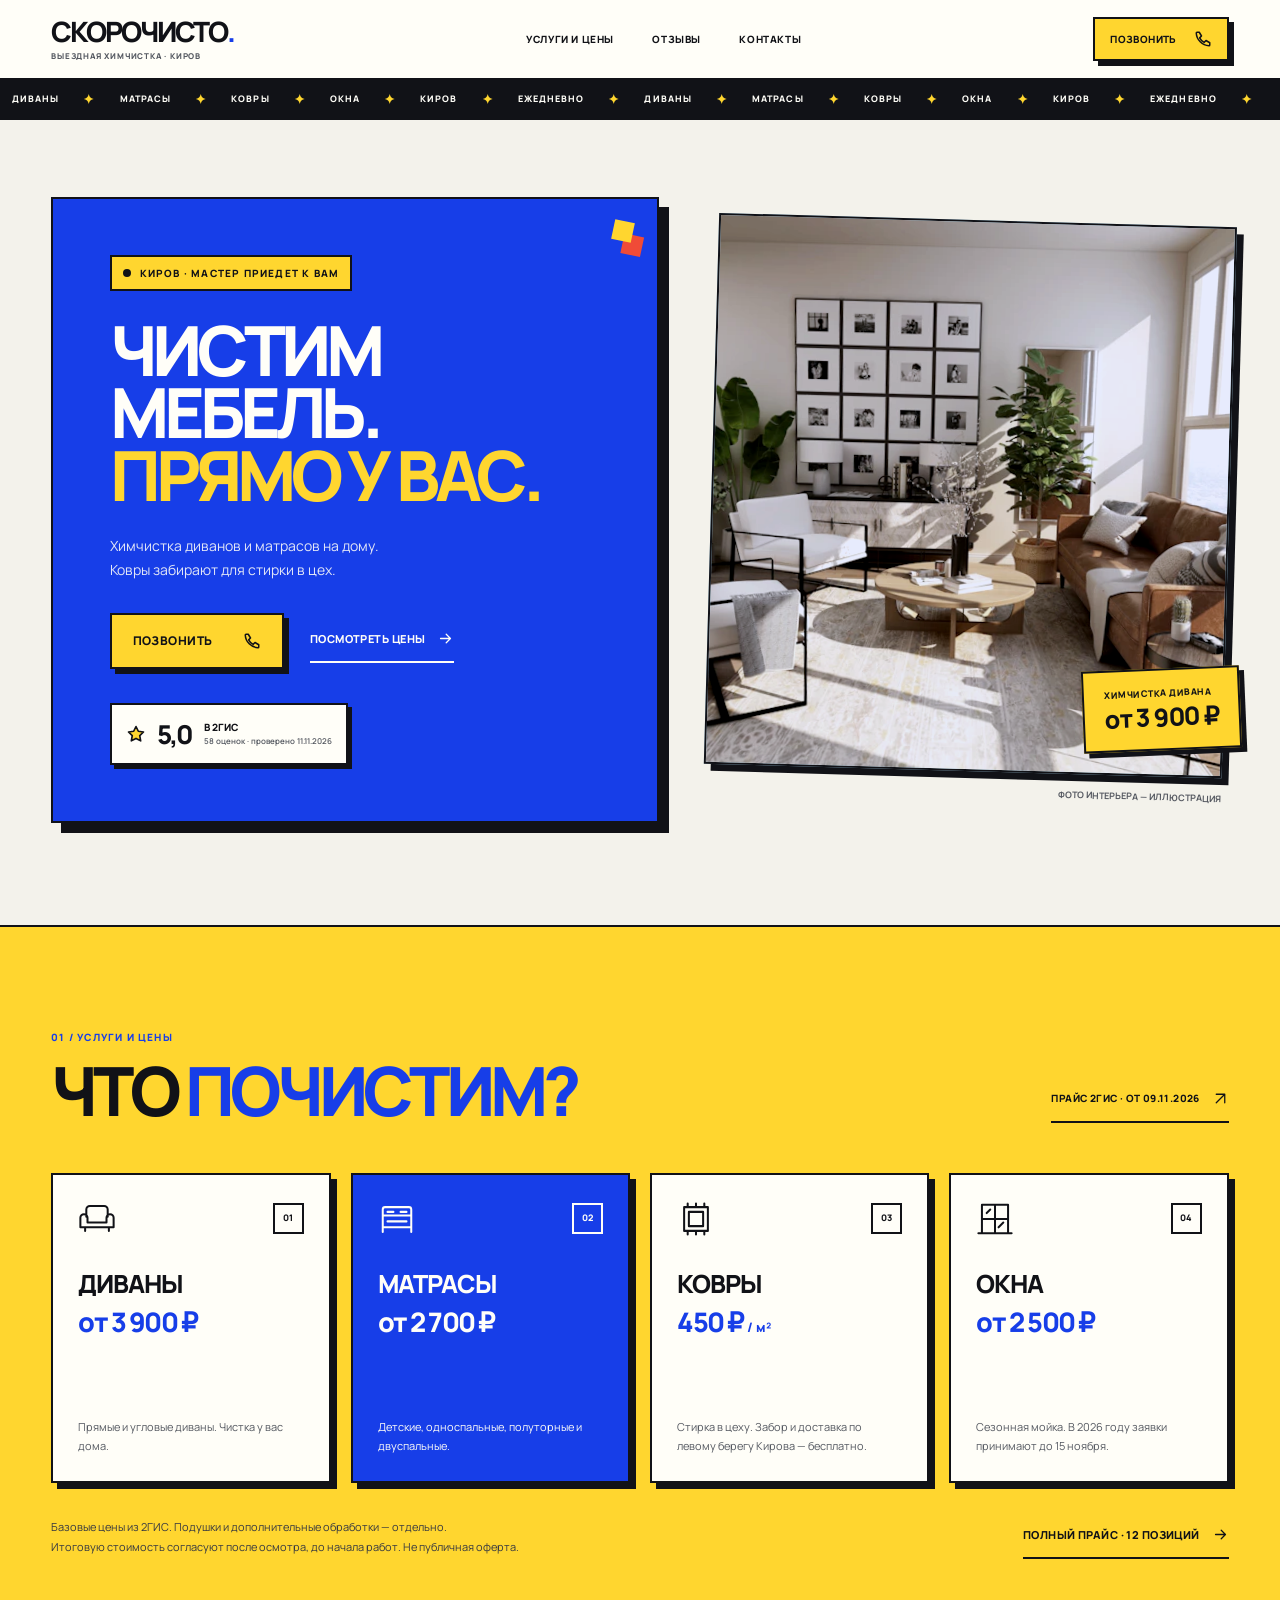
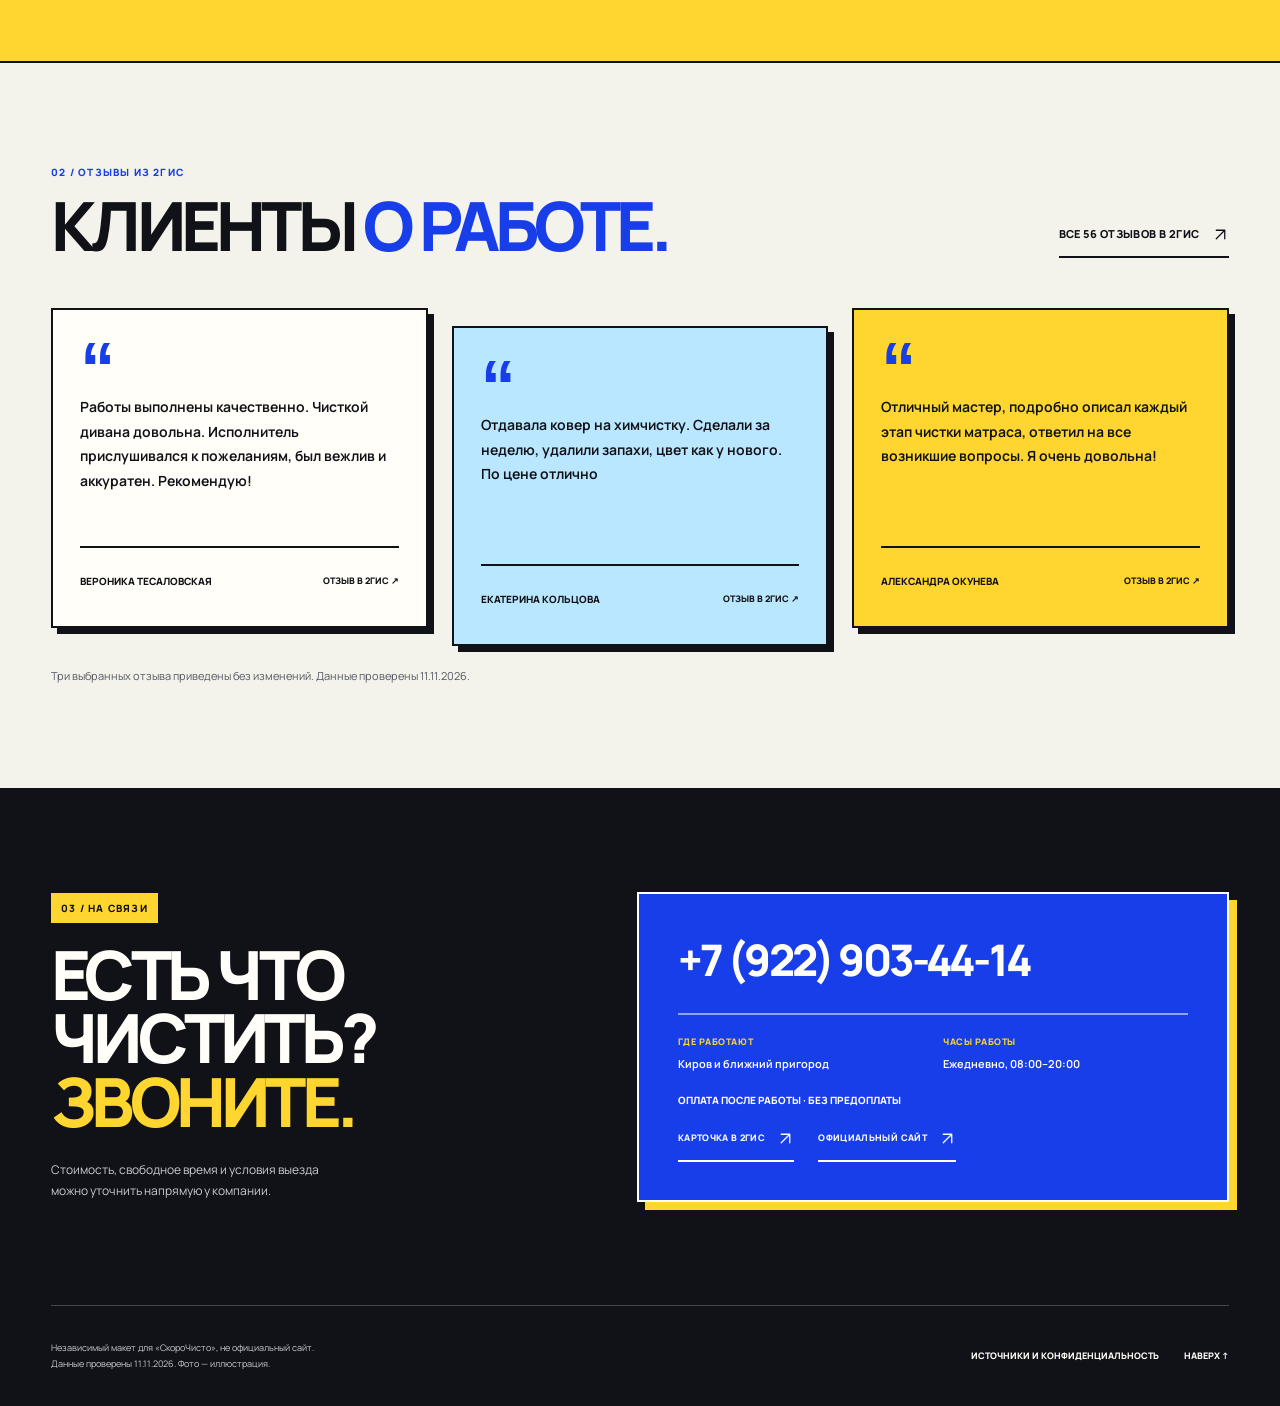
<file: index.html>
<!doctype html>
<html lang="ru">
  <head>
    <meta charset="utf-8" />
    <meta name="viewport" content="width=device-width, initial-scale=1" />
    <meta name="theme-color" content="#173EE8" />
    <meta name="color-scheme" content="light" />
    <meta name="description" content="СкороЧисто — выездная химчистка мебели, матрасов и ковров в Кирове. Цены и отзывы из 2ГИС, телефон +7 (922) 903-44-14. Независимый макет сайта." />
    <meta property="og:type" content="website" />
    <meta property="og:locale" content="ru_RU" />
    <meta property="og:title" content="СкороЧисто — чистая мебель, уютный дом" />
    <meta property="og:description" content="Химчистка мебели в Кирове. Проверенные цены, отзывы из 2ГИС и прямой звонок. Независимый макет." />
    <meta property="og:image" content="assets/images/textile-1000.webp" />
    <meta property="og:image:type" content="image/webp" />
    <meta property="og:image:width" content="1000" />
    <meta property="og:image:height" content="800" />
    <meta property="og:image:alt" content="Светлая гостиная с диваном — иллюстрация, не работа компании" />
    <meta name="twitter:card" content="summary_large_image" />
    <title>СкороЧисто — химчистка мебели в Кирове</title>
    <link rel="icon" href="favicon.svg" type="image/svg+xml" />
    <link rel="apple-touch-icon" href="assets/images/apple-touch-icon.png" />
    <link rel="preload" href="assets/fonts/manrope-cyrillic.woff2" as="font" type="font/woff2" crossorigin />
    <link rel="preload" href="assets/images/textile-1000.webp" as="image" imagesrcset="assets/images/textile-640.webp 640w, assets/images/textile-1000.webp 1000w" imagesizes="(max-width: 760px) calc(100vw - 40px), 46vw" />
    <link rel="stylesheet" href="css/styles.css" />
    <script src="js/config.js" defer></script>
    <script src="js/app.js" defer></script>
  </head>
  <body>
    <a class="skip-link" href="#main">Перейти к содержимому</a>
    <svg class="icon-sprite" xmlns="http://www.w3.org/2000/svg" aria-hidden="true">
      <symbol id="i-arrow" viewBox="0 0 24 24"><path d="M5 12h14m-6-6 6 6-6 6" /></symbol>
      <symbol id="i-arrow-up" viewBox="0 0 24 24"><path d="M6 18 18 6M6 6h12v12" /></symbol>
      <symbol id="i-phone" viewBox="0 0 24 24"><path d="m7 3 3 5-2.5 2.5a15 15 0 0 0 6 6L16 14l5 3v3a1 1 0 0 1-1 1A18 18 0 0 1 3 4a1 1 0 0 1 1-1Z" /></symbol>
      <symbol id="i-star" viewBox="0 0 24 24"><path d="m12 3 2.8 5.7 6.2.9-4.5 4.4 1.1 6.2L12 17.3l-5.6 2.9 1.1-6.2L3 9.6l6.2-.9Z" /></symbol>
      <symbol id="i-sofa" viewBox="0 0 32 32"><path d="M7 14V8a3 3 0 0 1 3-3h12a3 3 0 0 1 3 3v6M8 19h16M6 26v-3m20 3v-3M5 12a3 3 0 0 1 3 3v4h16v-4a3 3 0 1 1 6 0v8H2v-8a3 3 0 0 1 3-3Z" /></symbol>
      <symbol id="i-bed" viewBox="0 0 32 32"><path d="M4 24V8a2 2 0 0 1 2-2h20a2 2 0 0 1 2 2v16M4 13h24M4 23h24M4 27v-4m24 4v-4M8 10h5m6 0h5M8 18h16" /></symbol>
      <symbol id="i-carpet" viewBox="0 0 32 32"><path d="M6 6h20v20H6ZM10 10h12v12H10ZM9 3v3m7-3v3m7-3v3M9 26v3m7-3v3m7-3v3" /></symbol>
      <symbol id="i-window" viewBox="0 0 32 32"><path d="M5 4h22v24H5ZM16 4v24M5 16h22M9 11l3-3m7 15 4-4M2 28h28" /></symbol>
    </svg>

    <header class="site-header" id="top">
      <div class="container header__inner">
        <a class="brand" href="index.html"><span class="brand__word">СкороЧисто<span class="brand__dot">.</span></span><span class="brand__caption">Выездная химчистка · Киров</span></a>
        <nav class="desktop-nav" aria-label="Основная навигация"><a href="#prices">Услуги и цены</a><a href="#reviews">Отзывы</a><a href="#contacts">Контакты</a></nav>
        <a class="button button--small header__cta" href="tel:+79229034414" data-call aria-label="Позвонить по номеру +7 (922) 903-44-14"><span>Позвонить</span><svg class="icon" aria-hidden="true"><use href="#i-phone" /></svg></a>
        <button class="menu-toggle" type="button" aria-label="Открыть меню" aria-expanded="false" aria-controls="mobile-menu" hidden><span></span><span></span></button>
      </div>
    </header>

    <div class="service-strip" aria-hidden="true"><div class="service-strip__track"><span>Диваны</span><b>✦</b><span>Матрасы</span><b>✦</b><span>Ковры</span><b>✦</b><span>Окна</span><b>✦</b><span>Киров</span><b>✦</b><span>Ежедневно</span><b>✦</b><span>Диваны</span><b>✦</b><span>Матрасы</span><b>✦</b><span>Ковры</span><b>✦</b><span>Окна</span><b>✦</b><span>Киров</span><b>✦</b><span>Ежедневно</span><b>✦</b></div></div>

    <dialog class="mobile-menu" id="mobile-menu" aria-label="Навигация">
      <div class="mobile-menu__top"><span class="brand__word">СкороЧисто.</span><button class="close-button" type="button" data-dialog-close aria-label="Закрыть меню" autofocus>×</button></div>
      <nav aria-label="Мобильная навигация"><a href="#prices">Услуги и цены<span>01</span></a><a href="#reviews">Отзывы<span>02</span></a><a href="#contacts">Контакты<span>03</span></a></nav>
      <a class="button" href="tel:+79229034414" data-call aria-label="Позвонить по номеру +7 (922) 903-44-14">Позвонить<svg class="icon" aria-hidden="true"><use href="#i-phone" /></svg></a>
      <p class="small-note">Киров · ежедневно, 08:00–20:00</p>
    </dialog>

    <main id="main">
      <section class="hero container" aria-labelledby="hero-title">
        <div class="hero__content">
          <p class="eyebrow hero__eyebrow"><span class="status-dot" aria-hidden="true"></span>Киров · Мастер приедет к вам</p>
          <h1 id="hero-title">Чистим мебель.<br /><em>Прямо у вас.</em></h1>
          <p class="hero__description">Химчистка диванов и матрасов на дому.<br class="desktop-break" /> Ковры забирают для стирки в цех.</p>
          <div class="hero__actions"><a class="button" href="tel:+79229034414" data-call aria-label="Позвонить по номеру +7 (922) 903-44-14">Позвонить<svg class="icon" aria-hidden="true"><use href="#i-phone" /></svg></a><a class="text-link" href="#prices">Посмотреть цены<svg class="icon" aria-hidden="true"><use href="#i-arrow" /></svg></a></div>
          <a class="hero__rating" href="https://2gis.ru/kirov/firm/70000001065498723/tab/reviews" target="_blank" rel="noopener noreferrer"><svg class="icon" aria-hidden="true"><use href="#i-star" /></svg><strong>5,0</strong><span>в 2ГИС<small>58 оценок · проверено 11.11.2026</small></span></a>
        </div>
        <figure class="hero__visual">
          <div class="hero__photo"><img src="assets/images/textile-1000.webp" srcset="assets/images/textile-640.webp 640w, assets/images/textile-1000.webp 1000w" sizes="(max-width: 760px) calc(100vw - 40px), 46vw" width="1000" height="800" alt="Светлая гостиная с диваном и ковром — иллюстрация, не работа СкороЧисто" fetchpriority="high" /><div class="hero__price"><span>Химчистка дивана</span><strong>от 3 900 ₽</strong></div></div>
          <figcaption>Фото интерьера — иллюстрация</figcaption>
        </figure>
      </section>

      <section class="prices-section section" id="prices" aria-labelledby="prices-title">
        <div class="container">
          <div class="section-heading"><div><p class="eyebrow">01 / Услуги и цены</p><h2 id="prices-title">Что <em>почистим?</em></h2></div><a class="text-link source-link" href="https://2gis.ru/kirov/firm/70000001065498723/tab/prices" target="_blank" rel="noopener noreferrer">Прайс 2ГИС · от 09.11.2026<svg class="icon" aria-hidden="true"><use href="#i-arrow-up" /></svg></a></div>
          <div class="services-grid">
            <a class="service-card" href="services.html#sofas"><div class="service-card__top"><svg class="icon" aria-hidden="true"><use href="#i-sofa" /></svg><span>01</span></div><h3>Диваны</h3><p class="service-card__price">от 3 900 ₽</p><p class="service-card__description">Прямые и угловые диваны. Чистка у вас дома.</p></a>
            <a class="service-card" href="services.html#mattresses"><div class="service-card__top"><svg class="icon" aria-hidden="true"><use href="#i-bed" /></svg><span>02</span></div><h3>Матрасы</h3><p class="service-card__price">от 2 700 ₽</p><p class="service-card__description">Детские, односпальные, полуторные и двуспальные.</p></a>
            <a class="service-card" href="services.html#carpets"><div class="service-card__top"><svg class="icon" aria-hidden="true"><use href="#i-carpet" /></svg><span>03</span></div><h3>Ковры</h3><p class="service-card__price">450 ₽<small>/ м²</small></p><p class="service-card__description">Стирка в цеху. Забор и доставка по левому берегу Кирова — бесплатно.</p></a>
            <a class="service-card" href="services.html#windows"><div class="service-card__top"><svg class="icon" aria-hidden="true"><use href="#i-window" /></svg><span>04</span></div><h3>Окна</h3><p class="service-card__price">от 2 500 ₽</p><p class="service-card__description">Сезонная мойка. В 2026 году заявки принимают до 15 ноября.</p></a>
          </div>
          <div class="section-footnote"><p class="small-note">Базовые цены из 2ГИС. Подушки и дополнительные обработки — отдельно.<br />Итоговую стоимость согласуют после осмотра, до начала работ. Не публичная оферта.</p><a class="text-link" href="services.html">Полный прайс · 12 позиций<svg class="icon" aria-hidden="true"><use href="#i-arrow" /></svg></a></div>
        </div>
      </section>

      <section class="reviews section container" id="reviews" aria-labelledby="reviews-title">
        <div class="section-heading"><div><p class="eyebrow">02 / Отзывы из 2ГИС</p><h2 id="reviews-title">Клиенты <em>о работе.</em></h2></div><a class="text-link" href="https://2gis.ru/kirov/firm/70000001065498723/tab/reviews" target="_blank" rel="noopener noreferrer">Все 56 отзывов в 2ГИС<svg class="icon" aria-hidden="true"><use href="#i-arrow-up" /></svg></a></div>
        <div class="reviews-grid">
          <figure class="review"><span class="review__quote-mark" aria-hidden="true">“</span><blockquote cite="https://2gis.ru/kirov/firm/70000001065498723/tab/reviews">Работы выполнены качественно. Чисткой дивана довольна. Исполнитель прислушивался к пожеланиям, был вежлив и аккуратен. Рекомендую!</blockquote><figcaption><strong data-review-author>Вероника Тесаловская</strong><a class="review__source" href="https://2gis.ru/kirov/firm/70000001065498723/tab/reviews" target="_blank" rel="noopener noreferrer">Отзыв в 2ГИС ↗</a></figcaption></figure>
          <figure class="review"><span class="review__quote-mark" aria-hidden="true">“</span><blockquote cite="https://2gis.ru/kirov/firm/70000001065498723/tab/reviews">Отдавала ковер на химчистку. Сделали за неделю, удалили запахи, цвет как у нового. По цене отлично</blockquote><figcaption><strong data-review-author>Екатерина Кольцова</strong><a class="review__source" href="https://2gis.ru/kirov/firm/70000001065498723/tab/reviews" target="_blank" rel="noopener noreferrer">Отзыв в 2ГИС ↗</a></figcaption></figure>
          <figure class="review"><span class="review__quote-mark" aria-hidden="true">“</span><blockquote cite="https://2gis.ru/kirov/firm/70000001065498723/tab/reviews">Отличный мастер, подробно описал каждый этап чистки матраса, ответил на все возникшие вопросы. Я очень довольна!</blockquote><figcaption><strong data-review-author>Александра Окунева</strong><a class="review__source" href="https://2gis.ru/kirov/firm/70000001065498723/tab/reviews" target="_blank" rel="noopener noreferrer">Отзыв в 2ГИС ↗</a></figcaption></figure>
        </div>
        <p class="small-note reviews__note">Три выбранных отзыва приведены без изменений. Данные проверены 11.11.2026.</p>
      </section>

      <section class="contact-section section" id="contacts" aria-labelledby="contacts-title">
        <div class="container contact-layout">
           <div class="contact-intro"><p class="eyebrow">03 / На связи</p><h2 id="contacts-title">Есть что чистить?<br /><em>Звоните.</em></h2><p>Стоимость, свободное время и условия выезда<br class="desktop-break" /> можно уточнить напрямую у компании.</p></div>
          <div class="contact-details">
            <a class="contact-phone" href="tel:+79229034414" data-phone aria-label="Позвонить по номеру +7 (922) 903-44-14">+7 (922) 903-44-14</a>
            <dl><div><dt>Где работают</dt><dd data-contact-area>Киров и ближний пригород</dd></div><div><dt>Часы работы</dt><dd data-contact-hours>Ежедневно, 08:00–20:00</dd></div></dl>
            <p class="contact-payment">Оплата после работы · без предоплаты</p>
            <div class="contact-links"><a class="text-link" href="https://2gis.ru/kirov/firm/70000001065498723" target="_blank" rel="noopener noreferrer">Карточка в 2ГИС<svg class="icon" aria-hidden="true"><use href="#i-arrow-up" /></svg></a><a class="text-link" href="https://xn--h1admabjefj1c.xn--p1ai/" target="_blank" rel="noopener noreferrer">Официальный сайт<svg class="icon" aria-hidden="true"><use href="#i-arrow-up" /></svg></a></div>
          </div>
        </div>
      </section>
    </main>

    <footer class="site-footer"><div class="container footer__inner"><p>Независимый макет для «СкороЧисто», не официальный сайт.<br />Данные проверены 11.11.2026. Фото — иллюстрация.</p><div class="footer__links"><a href="privacy.html">Источники и конфиденциальность</a><a href="#top">Наверх ↑</a></div></div></footer>
    <nav class="mobile-cta" id="mobile-cta" aria-label="Быстрые действия" hidden inert><a href="#prices">Цены</a><a href="tel:+79229034414" data-call aria-label="Позвонить по номеру +7 (922) 903-44-14">Позвонить<svg class="icon" aria-hidden="true"><use href="#i-phone" /></svg></a></nav>
  </body>
</html>
</file>
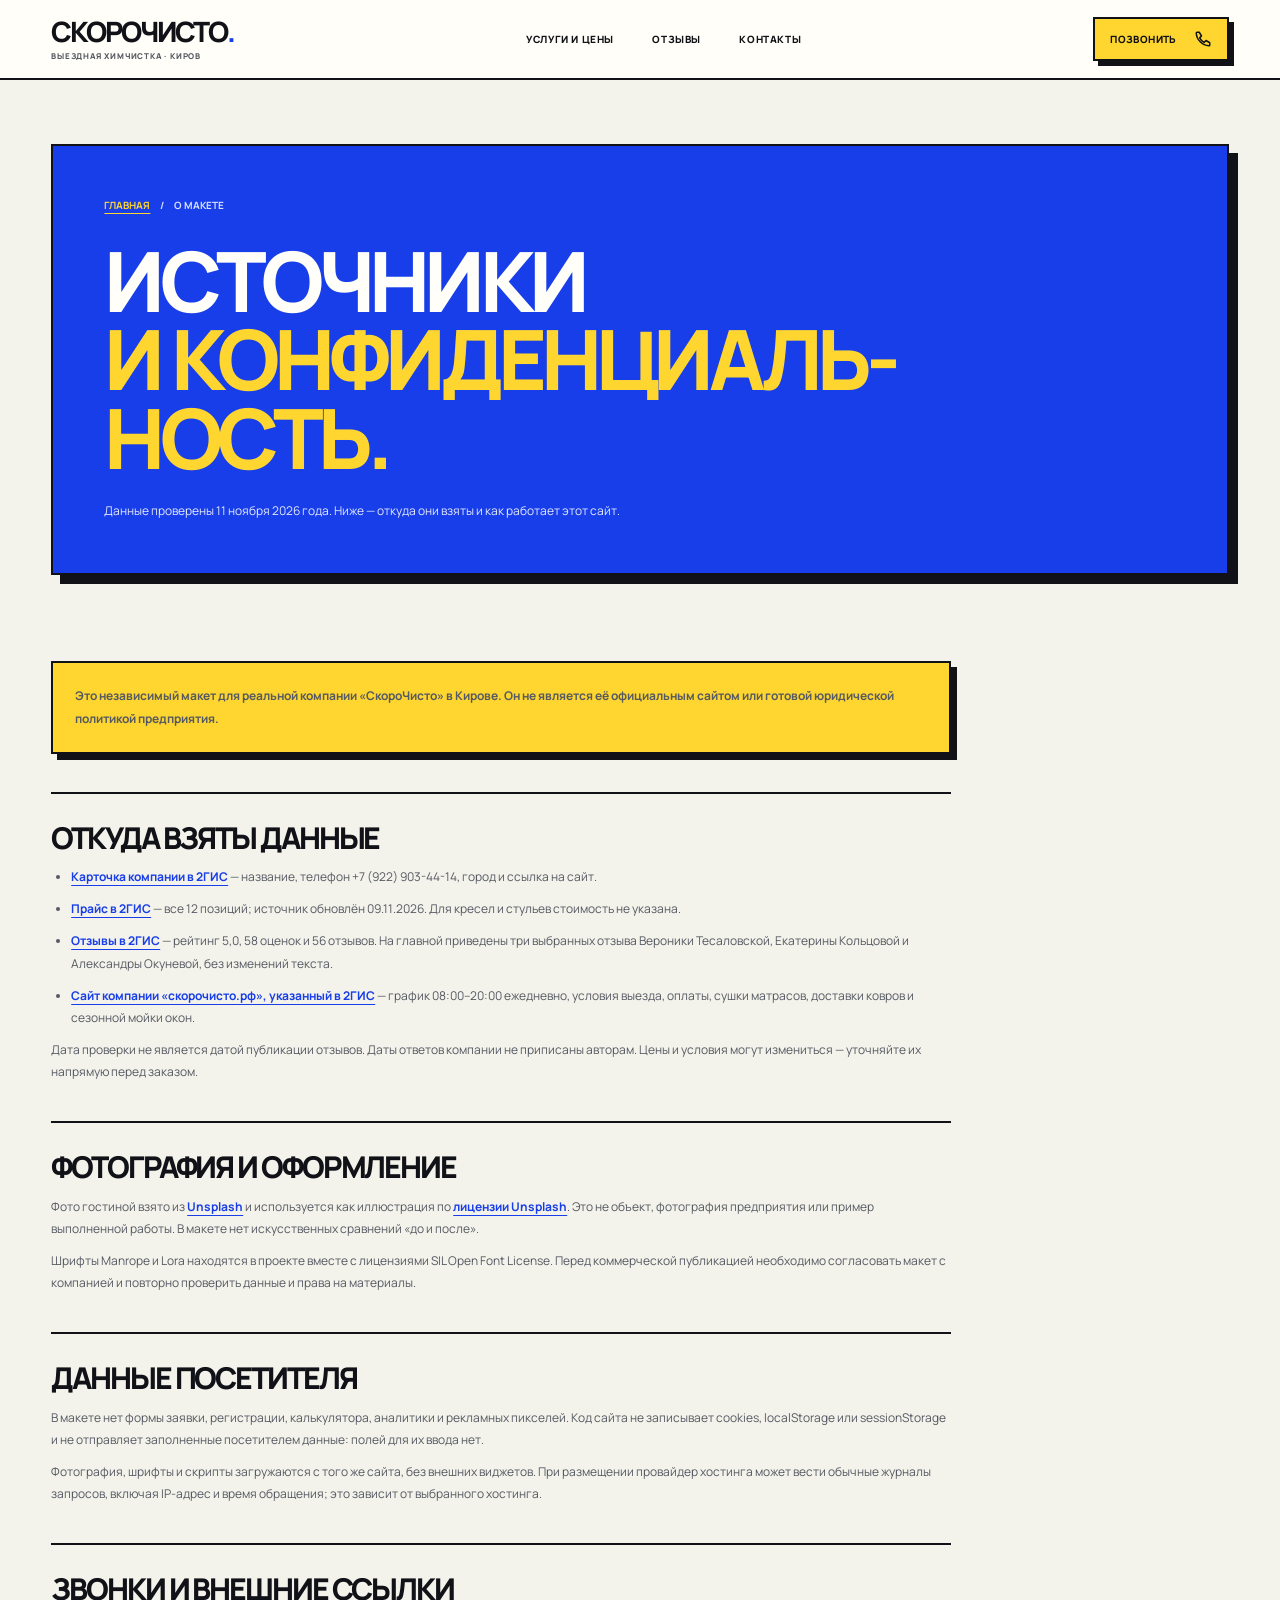
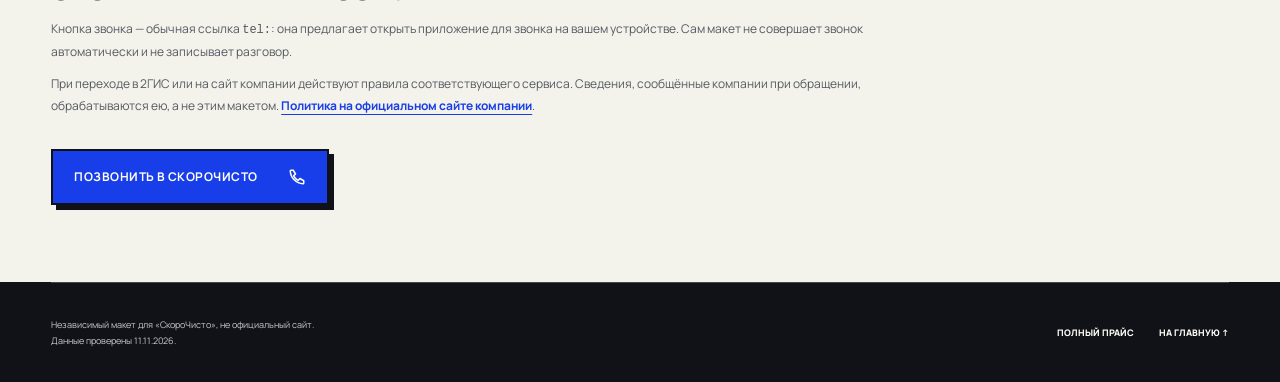
<file: privacy.html>
<!doctype html>
<html lang="ru">
  <head>
    <meta charset="utf-8" />
    <meta name="viewport" content="width=device-width, initial-scale=1" />
    <meta name="theme-color" content="#173EE8" />
    <meta name="description" content="Источники цен, контактов и отзывов СкороЧисто. Техническое описание независимого макета без форм, аналитики и регистрации." />
    <meta property="og:type" content="website" />
    <meta property="og:locale" content="ru_RU" />
    <meta property="og:title" content="СкороЧисто — источники и конфиденциальность макета" />
    <meta property="og:description" content="Данные из 2ГИС и сайта компании, проверенные 11.11.2026. Независимый макет, не официальный сайт." />
    <title>Источники и конфиденциальность — СкороЧисто</title>
    <link rel="icon" href="favicon.svg" type="image/svg+xml" />
    <link rel="apple-touch-icon" href="assets/images/apple-touch-icon.png" />
    <link rel="preload" href="assets/fonts/manrope-cyrillic.woff2" as="font" type="font/woff2" crossorigin />
    <link rel="stylesheet" href="css/styles.css" />
    <script src="js/config.js" defer></script>
    <script src="js/app.js" defer></script>
  </head>
  <body>
    <a class="skip-link" href="#main">Перейти к содержимому</a>
    <svg class="icon-sprite" xmlns="http://www.w3.org/2000/svg" aria-hidden="true"><symbol id="i-phone" viewBox="0 0 24 24"><path d="m7 3 3 5-2.5 2.5a15 15 0 0 0 6 6L16 14l5 3v3a1 1 0 0 1-1 1A18 18 0 0 1 3 4a1 1 0 0 1 1-1Z" /></symbol></svg>
    <header class="site-header" id="top"><div class="container header__inner"><a class="brand" href="index.html"><span class="brand__word">СкороЧисто<span class="brand__dot">.</span></span><span class="brand__caption">Выездная химчистка · Киров</span></a><nav class="desktop-nav" aria-label="Основная навигация"><a href="index.html#prices">Услуги и цены</a><a href="index.html#reviews">Отзывы</a><a href="index.html#contacts">Контакты</a></nav><a class="button button--small header__cta" href="tel:+79229034414" data-call aria-label="Позвонить по номеру +7 (922) 903-44-14"><span>Позвонить</span><svg class="icon" aria-hidden="true"><use href="#i-phone" /></svg></a><button class="menu-toggle" type="button" aria-label="Открыть меню" aria-expanded="false" aria-controls="mobile-menu" hidden><span></span><span></span></button></div></header>
    <dialog class="mobile-menu" id="mobile-menu" aria-label="Навигация"><div class="mobile-menu__top"><span class="brand__word">СкороЧисто.</span><button class="close-button" type="button" data-dialog-close aria-label="Закрыть меню" autofocus>×</button></div><nav aria-label="Мобильная навигация"><a href="index.html#prices">Услуги и цены<span>01</span></a><a href="index.html#reviews">Отзывы<span>02</span></a><a href="index.html#contacts">Контакты<span>03</span></a></nav><a class="button" href="tel:+79229034414" data-call aria-label="Позвонить по номеру +7 (922) 903-44-14">Позвонить<svg class="icon" aria-hidden="true"><use href="#i-phone" /></svg></a><p class="small-note">Киров · ежедневно, 08:00–20:00</p></dialog>

    <main class="container" id="main">
      <section class="page-intro" aria-labelledby="privacy-title"><nav class="breadcrumb" aria-label="Хлебные крошки"><a href="index.html">Главная</a><span aria-hidden="true">/</span><span aria-current="page">О макете</span></nav><h1 id="privacy-title">Источники<br /><em>и конфиденциаль&shy;ность.</em></h1><p>Данные проверены 11 ноября 2026 года. Ниже — откуда они взяты и как работает этот сайт.</p></section>
      <div class="legal-content">
        <p class="legal-notice">Это независимый макет для реальной компании «СкороЧисто» в Кирове. Он не является её официальным сайтом или готовой юридической политикой предприятия.</p>
        <section id="sources" aria-labelledby="sources-title"><h2 id="sources-title">Откуда взяты данные</h2><ul><li><a href="https://2gis.ru/kirov/firm/70000001065498723" target="_blank" rel="noopener noreferrer">Карточка компании в 2ГИС</a> — название, телефон +7 (922) 903-44-14, город и ссылка на сайт.</li><li><a href="https://2gis.ru/kirov/firm/70000001065498723/tab/prices" target="_blank" rel="noopener noreferrer">Прайс в 2ГИС</a> — все 12 позиций; источник обновлён 09.11.2026. Для кресел и стульев стоимость не указана.</li><li><a href="https://2gis.ru/kirov/firm/70000001065498723/tab/reviews" target="_blank" rel="noopener noreferrer">Отзывы в 2ГИС</a> — рейтинг 5,0, 58 оценок и 56 отзывов. На главной приведены три выбранных отзыва Вероники Тесаловской, Екатерины Кольцовой и Александры Окуневой, без изменений текста.</li><li><a href="https://xn--h1admabjefj1c.xn--p1ai/" target="_blank" rel="noopener noreferrer">Сайт компании «скорочисто.рф», указанный в 2ГИС</a> — график 08:00–20:00 ежедневно, условия выезда, оплаты, сушки матрасов, доставки ковров и сезонной мойки окон.</li></ul><p>Дата проверки не является датой публикации отзывов. Даты ответов компании не приписаны авторам. Цены и условия могут измениться — уточняйте их напрямую перед заказом.</p></section>
        <section aria-labelledby="photo-title"><h2 id="photo-title">Фотография и оформление</h2><p>Фото гостиной взято из <a href="https://images.unsplash.com/photo-1600210492486-724fe5c67fb0" target="_blank" rel="noopener noreferrer">Unsplash</a> и используется как иллюстрация по <a href="https://unsplash.com/license" target="_blank" rel="noopener noreferrer">лицензии Unsplash</a>. Это не объект, фотография предприятия или пример выполненной работы. В макете нет искусственных сравнений «до и после».</p><p>Шрифты Manrope и Lora находятся в проекте вместе с лицензиями SIL Open Font License. Перед коммерческой публикацией необходимо согласовать макет с компанией и повторно проверить данные и права на материалы.</p></section>
        <section aria-labelledby="data-title"><h2 id="data-title">Данные посетителя</h2><p>В макете нет формы заявки, регистрации, калькулятора, аналитики и рекламных пикселей. Код сайта не записывает cookies, localStorage или sessionStorage и не отправляет заполненные посетителем данные: полей для их ввода нет.</p><p>Фотография, шрифты и скрипты загружаются с того же сайта, без внешних виджетов. При размещении провайдер хостинга может вести обычные журналы запросов, включая IP-адрес и время обращения; это зависит от выбранного хостинга.</p></section>
        <section aria-labelledby="links-title"><h2 id="links-title">Звонки и внешние ссылки</h2><p>Кнопка звонка — обычная ссылка <code>tel:</code>: она предлагает открыть приложение для звонка на вашем устройстве. Сам макет не совершает звонок автоматически и не записывает разговор.</p><p>При переходе в 2ГИС или на сайт компании действуют правила соответствующего сервиса. Сведения, сообщённые компании при обращении, обрабатываются ею, а не этим макетом. <a href="https://xn--h1admabjefj1c.xn--p1ai/privacy" target="_blank" rel="noopener noreferrer">Политика на официальном сайте компании</a>.</p></section>
        <a class="button" href="tel:+79229034414" data-call aria-label="Позвонить в СкороЧисто по номеру +7 (922) 903-44-14">Позвонить в СкороЧисто<svg class="icon" aria-hidden="true"><use href="#i-phone" /></svg></a>
      </div>
    </main>
    <footer class="site-footer"><div class="container footer__inner"><p>Независимый макет для «СкороЧисто», не официальный сайт.<br />Данные проверены 11.11.2026.</p><div class="footer__links"><a href="services.html">Полный прайс</a><a href="index.html">На главную ↑</a></div></div></footer>
  </body>
</html>
</file>
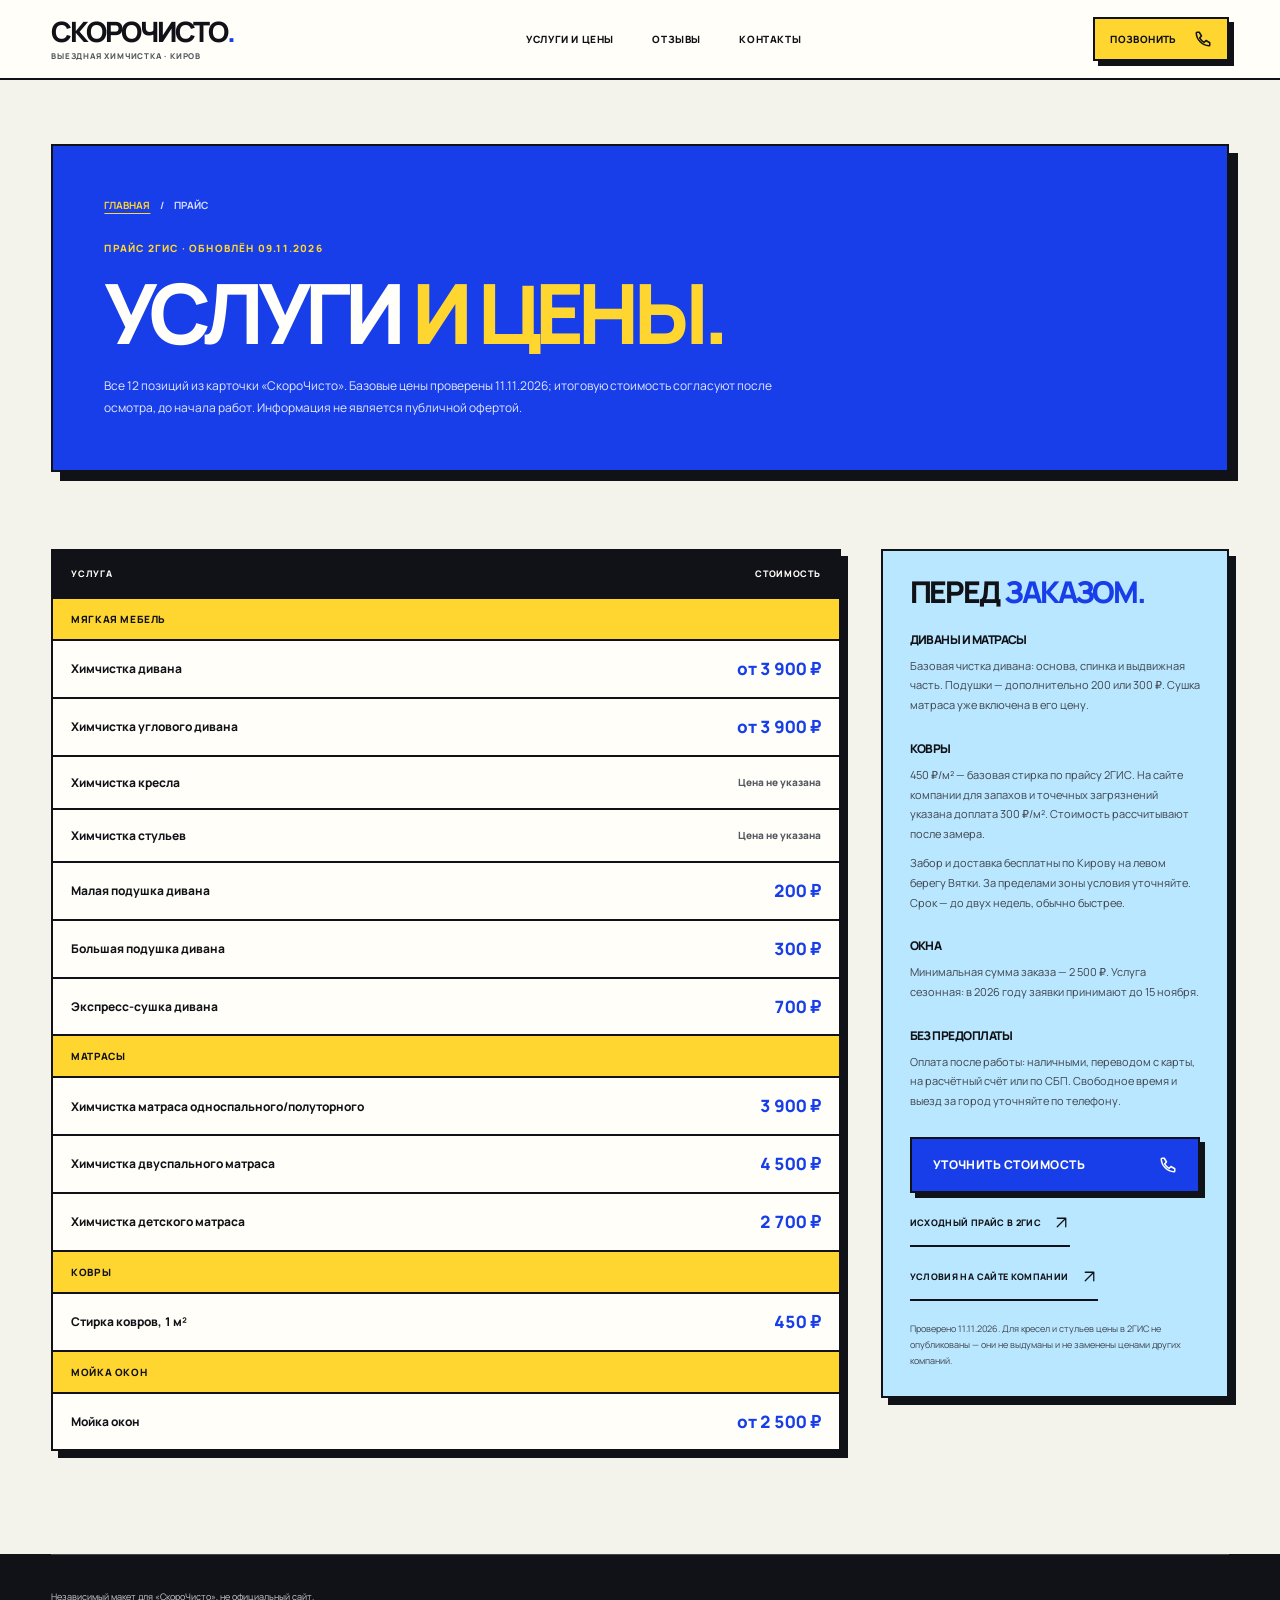
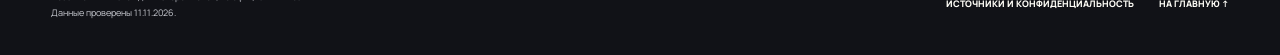
<file: services.html>
<!doctype html>
<html lang="ru">
  <head>
    <meta charset="utf-8" />
    <meta name="viewport" content="width=device-width, initial-scale=1" />
    <meta name="theme-color" content="#173EE8" />
    <meta name="description" content="Полный прайс СкороЧисто из 2ГИС: диваны, матрасы, ковры и мойка окон. Обновление источника 09.11.2026. Независимый макет сайта." />
    <meta property="og:type" content="website" />
    <meta property="og:locale" content="ru_RU" />
    <meta property="og:title" content="СкороЧисто — услуги и цены из 2ГИС" />
    <meta property="og:description" content="Проверенные базовые цены и условия химчистки мебели в Кирове. Независимый макет." />
    <meta property="og:image" content="assets/images/textile-1000.webp" />
    <meta property="og:image:alt" content="Светлая гостиная — иллюстрация, не работа компании" />
    <title>Услуги и цены — СкороЧисто</title>
    <link rel="icon" href="favicon.svg" type="image/svg+xml" />
    <link rel="apple-touch-icon" href="assets/images/apple-touch-icon.png" />
    <link rel="preload" href="assets/fonts/manrope-cyrillic.woff2" as="font" type="font/woff2" crossorigin />
    <link rel="stylesheet" href="css/styles.css" />
    <script src="js/config.js" defer></script>
    <script src="js/app.js" defer></script>
  </head>
  <body>
    <a class="skip-link" href="#main">Перейти к содержимому</a>
    <svg class="icon-sprite" xmlns="http://www.w3.org/2000/svg" aria-hidden="true"><symbol id="i-arrow-up" viewBox="0 0 24 24"><path d="M6 18 18 6M6 6h12v12" /></symbol><symbol id="i-phone" viewBox="0 0 24 24"><path d="m7 3 3 5-2.5 2.5a15 15 0 0 0 6 6L16 14l5 3v3a1 1 0 0 1-1 1A18 18 0 0 1 3 4a1 1 0 0 1 1-1Z" /></symbol></svg>
    <header class="site-header" id="top"><div class="container header__inner"><a class="brand" href="index.html"><span class="brand__word">СкороЧисто<span class="brand__dot">.</span></span><span class="brand__caption">Выездная химчистка · Киров</span></a><nav class="desktop-nav" aria-label="Основная навигация"><a href="index.html#prices">Услуги и цены</a><a href="index.html#reviews">Отзывы</a><a href="index.html#contacts">Контакты</a></nav><a class="button button--small header__cta" href="tel:+79229034414" data-call aria-label="Позвонить по номеру +7 (922) 903-44-14"><span>Позвонить</span><svg class="icon" aria-hidden="true"><use href="#i-phone" /></svg></a><button class="menu-toggle" type="button" aria-label="Открыть меню" aria-expanded="false" aria-controls="mobile-menu" hidden><span></span><span></span></button></div></header>
    <dialog class="mobile-menu" id="mobile-menu" aria-label="Навигация"><div class="mobile-menu__top"><span class="brand__word">СкороЧисто.</span><button class="close-button" type="button" data-dialog-close aria-label="Закрыть меню" autofocus>×</button></div><nav aria-label="Мобильная навигация"><a href="index.html#prices">Услуги и цены<span>01</span></a><a href="index.html#reviews">Отзывы<span>02</span></a><a href="index.html#contacts">Контакты<span>03</span></a></nav><a class="button" href="tel:+79229034414" data-call aria-label="Позвонить по номеру +7 (922) 903-44-14">Позвонить<svg class="icon" aria-hidden="true"><use href="#i-phone" /></svg></a><p class="small-note">Киров · ежедневно, 08:00–20:00</p></dialog>

    <main class="container" id="main">
      <section class="page-intro" aria-labelledby="prices-title"><nav class="breadcrumb" aria-label="Хлебные крошки"><a href="index.html">Главная</a><span aria-hidden="true">/</span><span aria-current="page">Прайс</span></nav><p class="eyebrow">Прайс 2ГИС · обновлён 09.11.2026</p><h1 id="prices-title">Услуги <em>и цены.</em></h1><p>Все 12 позиций из карточки «СкороЧисто». Базовые цены проверены 11.11.2026; итоговую стоимость согласуют после осмотра, до начала работ. Информация не является публичной офертой.</p></section>
      <div class="full-prices">
        <table class="price-table">
          <caption class="sr-only">Цены СкороЧисто из 2ГИС, обновление 9 ноября 2026 года</caption>
          <thead><tr><th scope="col" id="price-service">Услуга</th><th scope="col" id="price-cost">Стоимость</th></tr></thead>
          <tbody id="price-rows">
            <tr class="price-table__group"><th colspan="2" scope="rowgroup" id="sofas">Мягкая мебель</th></tr>
            <tr data-price-item="sofa"><th scope="row" id="price-sofa" headers="price-service sofas">Химчистка дивана</th><td headers="price-cost sofas price-sofa">от 3 900 ₽</td></tr>
            <tr data-price-item="corner-sofa"><th scope="row" id="price-corner-sofa" headers="price-service sofas">Химчистка углового дивана</th><td headers="price-cost sofas price-corner-sofa">от 3 900 ₽</td></tr>
            <tr data-price-item="armchair"><th scope="row" id="price-armchair" headers="price-service sofas">Химчистка кресла</th><td class="price-unlisted" headers="price-cost sofas price-armchair">Цена не указана</td></tr>
            <tr data-price-item="chairs"><th scope="row" id="price-chairs" headers="price-service sofas">Химчистка стульев</th><td class="price-unlisted" headers="price-cost sofas price-chairs">Цена не указана</td></tr>
            <tr data-price-item="small-pillow"><th scope="row" id="price-small-pillow" headers="price-service sofas">Малая подушка дивана</th><td headers="price-cost sofas price-small-pillow">200 ₽</td></tr>
            <tr data-price-item="large-pillow"><th scope="row" id="price-large-pillow" headers="price-service sofas">Большая подушка дивана</th><td headers="price-cost sofas price-large-pillow">300 ₽</td></tr>
            <tr data-price-item="drying"><th scope="row" id="price-drying" headers="price-service sofas">Экспресс-сушка дивана</th><td headers="price-cost sofas price-drying">700 ₽</td></tr>
          </tbody>
          <tbody>
            <tr class="price-table__group"><th colspan="2" scope="rowgroup" id="mattresses">Матрасы</th></tr>
            <tr data-price-item="single-mattress"><th scope="row" id="price-single-mattress" headers="price-service mattresses">Химчистка матраса односпального/полуторного</th><td headers="price-cost mattresses price-single-mattress">3 900 ₽</td></tr>
            <tr data-price-item="double-mattress"><th scope="row" id="price-double-mattress" headers="price-service mattresses">Химчистка двуспального матраса</th><td headers="price-cost mattresses price-double-mattress">4 500 ₽</td></tr>
            <tr data-price-item="child-mattress"><th scope="row" id="price-child-mattress" headers="price-service mattresses">Химчистка детского матраса</th><td headers="price-cost mattresses price-child-mattress">2 700 ₽</td></tr>
          </tbody>
          <tbody>
            <tr class="price-table__group"><th colspan="2" scope="rowgroup" id="carpets">Ковры</th></tr>
            <tr data-price-item="carpet"><th scope="row" id="price-carpet" headers="price-service carpets">Стирка ковров, 1 м²</th><td headers="price-cost carpets price-carpet">450 ₽</td></tr>
          </tbody>
          <tbody>
            <tr class="price-table__group"><th colspan="2" scope="rowgroup" id="windows">Мойка окон</th></tr>
            <tr data-price-item="windows"><th scope="row" id="price-windows" headers="price-service windows">Мойка окон</th><td headers="price-cost windows price-windows">от 2 500 ₽</td></tr>
          </tbody>
        </table>
        <aside class="price-notes" aria-labelledby="notes-title">
          <h2 id="notes-title">Перед <em>заказом.</em></h2>
          <h3>Диваны и матрасы</h3><p>Базовая чистка дивана: основа, спинка и выдвижная часть. Подушки — дополнительно 200 или 300 ₽. Сушка матраса уже включена в его цену.</p>
          <h3>Ковры</h3><p>450 ₽/м² — базовая стирка по прайсу 2ГИС. На сайте компании для запахов и точечных загрязнений указана доплата 300 ₽/м². Стоимость рассчитывают после замера.</p><p>Забор и доставка бесплатны по Кирову на левом берегу Вятки. За пределами зоны условия уточняйте. Срок — до двух недель, обычно быстрее.</p>
          <h3>Окна</h3><p>Минимальная сумма заказа — 2 500 ₽. Услуга сезонная: в 2026 году заявки принимают до 15 ноября.</p>
          <h3>Без предоплаты</h3><p>Оплата после работы: наличными, переводом с карты, на расчётный счёт или по СБП. Свободное время и выезд за город уточняйте по телефону.</p>
          <a class="button" href="tel:+79229034414" data-call aria-label="Уточнить стоимость по номеру +7 (922) 903-44-14">Уточнить стоимость<svg class="icon" aria-hidden="true"><use href="#i-phone" /></svg></a>
          <a class="text-link" href="https://2gis.ru/kirov/firm/70000001065498723/tab/prices" target="_blank" rel="noopener noreferrer">Исходный прайс в 2ГИС<svg class="icon" aria-hidden="true"><use href="#i-arrow-up" /></svg></a>
          <a class="text-link" href="https://xn--h1admabjefj1c.xn--p1ai/" target="_blank" rel="noopener noreferrer">Условия на сайте компании<svg class="icon" aria-hidden="true"><use href="#i-arrow-up" /></svg></a>
          <p class="small-note">Проверено 11.11.2026. Для кресел и стульев цены в 2ГИС не опубликованы — они не выдуманы и не заменены ценами других компаний.</p>
        </aside>
      </div>
    </main>
    <footer class="site-footer"><div class="container footer__inner"><p>Независимый макет для «СкороЧисто», не официальный сайт.<br />Данные проверены 11.11.2026.</p><div class="footer__links"><a href="privacy.html">Источники и конфиденциальность</a><a href="index.html">На главную ↑</a></div></div></footer>
  </body>
</html>
</file>
<file: css/styles.css>
@font-face {
  font-family: Manrope;
  font-style: normal;
  font-weight: 400 800;
  font-display: swap;
  src: url("../assets/fonts/manrope-cyrillic.woff2") format("woff2");
  unicode-range: U+0301, U+0400-045F, U+0490-0491, U+04B0-04B1, U+2116;
}

@font-face {
  font-family: Manrope;
  font-style: normal;
  font-weight: 400 800;
  font-display: swap;
  src: url("../assets/fonts/manrope-latin.woff2") format("woff2");
  unicode-range: U+0000-00FF, U+0131, U+0152-0153, U+02BB-02BC, U+02C6, U+02DA, U+02DC, U+0304, U+0308, U+0329, U+2000-206F, U+20AC, U+2122, U+2191, U+2193, U+2212, U+2215, U+FEFF, U+FFFD;
}

:root {
  --paper: #f3f2eb;
  --white: #fffef8;
  --ink: #111217;
  --muted: #555961;
  --blue: #173ee8;
  --blue-dark: #102ba5;
  --yellow: #ffd62f;
  --red: #f04b37;
  --sky: #b9e7ff;
  --line: #111217;
  --page-gutter: clamp(20px, 4vw, 64px);
  --shadow: 7px 7px 0 var(--ink);
  color-scheme: light;
}

*, *::before, *::after { box-sizing: border-box; }

html {
  min-width: 320px;
  scroll-behavior: smooth;
  scroll-padding-top: 96px;
  -webkit-tap-highlight-color: transparent;
}

body {
  min-width: 320px;
  margin: 0;
  overflow-x: hidden;
  color: var(--ink);
  background: var(--paper);
  font-family: Manrope, "Segoe UI", sans-serif;
  font-size: 15px;
  line-height: 1.6;
  -webkit-font-smoothing: antialiased;
  text-rendering: optimizeLegibility;
}

body.dialog-open { overflow: hidden; }
button { color: inherit; font: inherit; cursor: pointer; }
button, a { touch-action: manipulation; }
a { color: inherit; text-decoration: none; }
img { display: block; max-width: 100%; height: auto; }
svg { display: block; }
figure, blockquote, p, h1, h2, h3 { margin: 0; }
[hidden] { display: none !important; }

::selection { color: var(--ink); background: var(--yellow); }
:focus-visible { outline: 3px solid var(--red); outline-offset: 4px; }
.contact-section :focus-visible, .site-footer :focus-visible { outline-color: var(--yellow); }

.container {
  width: min(calc(100% - var(--page-gutter) * 2), 1320px);
  margin-inline: auto;
}

.section { padding-block: clamp(72px, 8vw, 118px); }
.icon-sprite { position: absolute; width: 0; height: 0; overflow: hidden; }
.icon { width: 22px; height: 22px; flex-shrink: 0; fill: none; stroke: currentColor; stroke-width: 1.8; stroke-linecap: round; stroke-linejoin: round; }
.sr-only { position: absolute; width: 1px; height: 1px; overflow: hidden; clip-path: inset(50%); white-space: nowrap; }

.skip-link {
  position: fixed;
  top: 12px;
  left: 16px;
  z-index: 100;
  padding: 12px 18px;
  border: 2px solid var(--ink);
  color: var(--ink);
  background: var(--yellow);
  box-shadow: 4px 4px 0 var(--ink);
  font-weight: 800;
  transform: translateY(-160%);
}

.skip-link:focus { transform: none; }

.eyebrow {
  color: var(--blue);
  font-size: 10px;
  font-weight: 800;
  line-height: 1.4;
  letter-spacing: .12em;
  text-transform: uppercase;
}

.status-dot { width: 8px; height: 8px; flex-shrink: 0; border-radius: 50%; background: currentColor; }
h1, h2 { font-weight: 800; line-height: .94; letter-spacing: -.07em; }
h2 { font-size: clamp(42px, 5.3vw, 76px); }
h1 em, h2 em { color: inherit; font: inherit; font-style: normal; }
h3 { font-size: 20px; font-weight: 800; line-height: 1.15; letter-spacing: -.045em; }

.button {
  display: inline-flex;
  min-height: 56px;
  align-items: center;
  justify-content: space-between;
  gap: 30px;
  padding: 14px 21px;
  border: 2px solid var(--ink);
  border-radius: 0;
  color: var(--white);
  background: var(--blue);
  box-shadow: 5px 5px 0 var(--ink);
  font-size: 12px;
  font-weight: 800;
  line-height: 1.3;
  letter-spacing: .04em;
  text-transform: uppercase;
  transition: transform .18s ease, box-shadow .18s ease, background .18s ease;
}

.button:hover { background: var(--blue-dark); box-shadow: 2px 2px 0 var(--ink); transform: translate(3px, 3px); }
.button--small { min-height: 44px; padding: 10px 15px; gap: 17px; font-size: 10px; }
.button .icon { width: 18px; height: 18px; stroke-width: 2; }

.text-link {
  display: inline-flex;
  width: fit-content;
  max-width: 100%;
  min-height: 44px;
  align-items: center;
  gap: 12px;
  padding-bottom: 2px;
  border-bottom: 2px solid currentColor;
  color: var(--ink);
  font-size: 11px;
  font-weight: 800;
  line-height: 1.45;
  letter-spacing: .04em;
  text-transform: uppercase;
}

.text-link .icon { width: 17px; height: 17px; transition: transform .2s; }
.text-link:hover .icon { transform: translate(3px, -3px); }
.small-note { color: var(--muted); font-size: 11px; line-height: 1.75; }

.site-header {
  position: sticky;
  top: 0;
  z-index: 30;
  border-bottom: 2px solid var(--ink);
  background: var(--white);
}

.header__inner { display: flex; min-height: 78px; align-items: center; justify-content: space-between; gap: 26px; }
.brand { display: flex; flex-shrink: 0; flex-direction: column; align-items: flex-start; color: var(--ink); }
.brand__word { font-size: 28px; font-weight: 800; line-height: .95; letter-spacing: -.075em; text-transform: uppercase; }
.brand__dot { color: var(--blue); }
.brand__caption { margin-top: 7px; color: var(--muted); font-size: 8px; font-weight: 800; line-height: 1; letter-spacing: .1em; text-transform: uppercase; }
.desktop-nav { display: flex; align-items: center; gap: clamp(20px, 3vw, 44px); }
.desktop-nav a { position: relative; display: flex; min-height: 44px; align-items: center; font-size: 10px; font-weight: 800; letter-spacing: .06em; text-transform: uppercase; }
.desktop-nav a::after { position: absolute; right: 0; bottom: 6px; left: 0; height: 5px; z-index: -1; background: var(--yellow); transform: scaleX(0); transform-origin: right; transition: transform .2s; content: ""; }
.desktop-nav a:hover::after { transform: scaleX(1); transform-origin: left; }
.header__cta { color: var(--ink); background: var(--yellow); }
.header__cta:hover { background: var(--red); }
.menu-toggle { display: none; width: 44px; height: 44px; flex-shrink: 0; padding: 9px; border: 2px solid var(--ink); border-radius: 0; background: var(--yellow); box-shadow: 3px 3px 0 var(--ink); }
.menu-toggle span { display: block; height: 2px; margin-block: 6px; background: var(--ink); }

.service-strip {
  overflow: hidden;
  border-bottom: 2px solid var(--ink);
  color: var(--white);
  background: var(--ink);
}

.service-strip__track {
  display: flex;
  width: max-content;
  min-height: 38px;
  align-items: center;
  gap: 24px;
  padding-inline: 12px;
  font-size: 9px;
  font-weight: 800;
  letter-spacing: .12em;
  text-transform: uppercase;
  animation: strip-move 24s linear infinite;
}

.service-strip__track b { color: var(--yellow); font-size: 13px; }
@keyframes strip-move { to { transform: translateX(-50%); } }

.hero {
  display: grid;
  grid-template-columns: minmax(0, 1.08fr) minmax(360px, .92fr);
  align-items: center;
  gap: clamp(28px, 4vw, 62px);
  padding-top: clamp(44px, 6vw, 84px);
  padding-bottom: clamp(72px, 8vw, 112px);
}

.hero__content {
  position: relative;
  z-index: 2;
  padding: clamp(31px, 4.4vw, 66px);
  border: 2px solid var(--ink);
  color: var(--white);
  background: var(--blue);
  box-shadow: 10px 10px 0 var(--ink);
}

.hero__content::after {
  position: absolute;
  top: 22px;
  right: 24px;
  width: 20px;
  height: 20px;
  background: var(--yellow);
  box-shadow: 12px 12px 0 var(--red);
  transform: rotate(12deg);
  content: "";
}

.hero__eyebrow { display: inline-flex; align-items: center; gap: 9px; margin-bottom: 28px; padding: 9px 11px; border: 2px solid var(--ink); color: var(--ink); background: var(--yellow); }
.hero h1 { max-width: 720px; font-size: clamp(52px, 5.4vw, 82px); line-height: .9; text-transform: uppercase; }
.hero h1 em { color: var(--yellow); }
.hero__description { max-width: 560px; margin-top: 28px; color: rgb(255 254 248 / 88%); font-size: 14px; line-height: 1.75; }
.hero__actions { display: flex; flex-wrap: wrap; align-items: center; gap: 26px; margin-top: 30px; }
.hero__actions .button { color: var(--ink); background: var(--yellow); }
.hero__actions .button:hover { background: var(--white); }
.hero__actions .text-link { color: var(--white); }

.hero__rating {
  display: grid;
  width: fit-content;
  min-height: 62px;
  align-items: center;
  margin-top: 34px;
  padding: 10px 14px;
  border: 2px solid var(--ink);
  color: var(--ink);
  background: var(--white);
  box-shadow: 4px 4px 0 var(--ink);
  grid-template-columns: auto auto auto;
  gap: 11px;
}

.hero__rating .icon { width: 20px; height: 20px; fill: var(--yellow); stroke-width: 2; }
.hero__rating strong { font-size: 26px; font-weight: 800; line-height: 1; letter-spacing: -.06em; }
.hero__rating > span { font-size: 10px; font-weight: 800; line-height: 1.25; text-transform: uppercase; }
.hero__rating small { display: block; margin-top: 3px; color: var(--muted); font-size: 8px; font-weight: 600; text-transform: none; }

.hero__visual { min-width: 0; transform: rotate(1.6deg); }
.hero__photo { position: relative; aspect-ratio: .94; overflow: visible; border: 2px solid var(--ink); background: var(--sky); box-shadow: var(--shadow); }
.hero__photo::after { position: absolute; inset: 0; pointer-events: none; background: rgb(23 62 232 / 10%); mix-blend-mode: multiply; content: ""; }
.hero__photo img { width: 100%; height: 100%; object-fit: cover; object-position: 60% 56%; filter: saturate(.78) contrast(1.08); }
.hero__price { position: absolute; right: -18px; bottom: 24px; z-index: 2; padding: 16px 20px; border: 2px solid var(--ink); color: var(--ink); background: var(--yellow); box-shadow: 5px 5px 0 var(--ink); transform: rotate(-4deg); }
.hero__price span { display: block; font-size: 9px; font-weight: 800; letter-spacing: .06em; text-transform: uppercase; }
.hero__price strong { display: block; margin-top: 3px; font-size: 25px; font-weight: 800; line-height: 1.15; letter-spacing: -.05em; }
.hero__visual figcaption { margin-top: 14px; color: var(--muted); font-size: 9px; font-weight: 700; text-align: right; text-transform: uppercase; }

.section-heading { display: flex; align-items: flex-end; justify-content: space-between; gap: 30px; margin-bottom: clamp(32px, 4vw, 50px); }
.section-heading .eyebrow { margin-bottom: 15px; }
.section-heading h2 { text-transform: uppercase; }
.section-heading h2 em { color: var(--blue); }
.source-link { color: var(--ink); font-size: 10px; }

.prices-section { border-block: 2px solid var(--ink); background: var(--yellow); }
.prices-section .section-heading h2 em { color: var(--blue); }
.services-grid { display: grid; grid-template-columns: repeat(4, minmax(0, 1fr)); gap: 20px; }
.service-card { display: flex; min-width: 0; min-height: 310px; flex-direction: column; padding: 25px; border: 2px solid var(--ink); background: var(--white); box-shadow: 6px 6px 0 var(--ink); transition: transform .18s, box-shadow .18s, background .18s; }
.service-card:hover { background: var(--sky); box-shadow: 2px 2px 0 var(--ink); transform: translate(4px, 4px); }
.service-card:nth-child(2) { color: var(--white); background: var(--blue); }
.service-card:nth-child(2):hover { background: var(--blue-dark); }
.service-card:nth-child(2) h3, .service-card:nth-child(2) .service-card__price, .service-card:nth-child(2) .service-card__description { color: inherit; }
.service-card__top { display: flex; align-items: center; justify-content: space-between; color: inherit; }
.service-card__top .icon { width: 38px; height: 38px; stroke-width: 1.7; }
.service-card__top span { display: grid; width: 31px; height: 31px; border: 2px solid currentColor; font-size: 9px; font-weight: 800; place-items: center; }
.service-card h3 { margin-top: 32px; font-size: 25px; text-transform: uppercase; }
.service-card__price { margin-top: 8px; color: var(--blue); font-size: clamp(25px, 2.1vw, 32px); font-weight: 800; line-height: 1.2; letter-spacing: -.055em; white-space: nowrap; }
.service-card__price small { margin-left: 4px; font-size: 13px; letter-spacing: 0; }
.service-card__description { margin-top: auto; padding-top: 24px; color: var(--muted); font-size: 11px; line-height: 1.7; }
.section-footnote { display: flex; align-items: center; justify-content: space-between; gap: 28px; margin-top: 32px; }
.section-footnote .small-note { color: #373941; }
.section-footnote > .text-link { flex-shrink: 0; }

.reviews { background: var(--paper); }
.reviews-grid { display: grid; grid-template-columns: repeat(3, minmax(0, 1fr)); gap: 24px; }
.review { display: flex; min-height: 320px; flex-direction: column; padding: 27px; border: 2px solid var(--ink); background: var(--white); box-shadow: 6px 6px 0 var(--ink); }
.review:nth-child(2) { background: var(--sky); transform: translateY(18px); }
.review:nth-child(3) { background: var(--yellow); }
.review__quote-mark { height: 42px; color: var(--blue); font-family: Arial, sans-serif; font-size: 70px; font-weight: 800; line-height: .9; }
.review blockquote { flex: 1; margin-top: 16px; font-size: 14px; font-weight: 650; line-height: 1.75; }
.review figcaption { display: flex; align-items: center; justify-content: space-between; gap: 12px; margin-top: 25px; padding-top: 15px; border-top: 2px solid var(--ink); }
.review figcaption strong { font-size: 10px; font-weight: 800; text-transform: uppercase; }
.review__source { display: inline-flex; min-height: 36px; align-items: center; font-size: 9px; font-weight: 800; text-transform: uppercase; }
.review__source:hover { text-decoration: underline; text-underline-offset: 4px; }
.reviews__note { margin-top: 38px; }

.contact-section { border-top: 2px solid var(--ink); color: var(--white); background: var(--ink); }
.contact-layout { display: grid; grid-template-columns: minmax(0, .9fr) minmax(0, 1.1fr); align-items: center; gap: clamp(45px, 8vw, 120px); }
.contact-intro .eyebrow { display: inline-block; margin-bottom: 20px; padding: 8px 10px; color: var(--ink); background: var(--yellow); }
.contact-intro h2 { color: var(--white); text-transform: uppercase; }
.contact-intro h2 em { color: var(--yellow); }
.contact-intro > p:last-child { margin-top: 25px; color: #c9cbd2; font-size: 12px; line-height: 1.8; }
.contact-details { min-width: 0; padding: clamp(24px, 3vw, 40px); border: 2px solid var(--white); background: var(--blue); box-shadow: 8px 8px 0 var(--yellow); }
.contact-phone { display: block; width: fit-content; max-width: 100%; color: var(--white); font-size: clamp(27px, 3.4vw, 48px); font-weight: 800; line-height: 1.25; letter-spacing: -.065em; white-space: nowrap; }
.contact-phone:hover { color: var(--yellow); }
.contact-details dl { display: grid; grid-template-columns: repeat(2, minmax(0, 1fr)); gap: 20px; margin: 26px 0 0; padding-top: 20px; border-top: 2px solid rgb(255 254 248 / 52%); }
.contact-details dt { margin-bottom: 6px; color: var(--yellow); font-size: 9px; font-weight: 800; letter-spacing: .07em; text-transform: uppercase; }
.contact-details dd { margin: 0; color: var(--white); font-size: 11px; font-weight: 650; line-height: 1.7; overflow-wrap: anywhere; }
.contact-payment { margin-top: 18px; color: var(--white); font-size: 10px; font-weight: 800; text-transform: uppercase; }
.contact-links { display: flex; flex-wrap: wrap; gap: 10px 24px; margin-top: 10px; }
.contact-links .text-link { color: var(--white); font-size: 9px; }

.site-footer { color: #c9cbd2; background: var(--ink); }
.footer__inner { display: flex; align-items: center; justify-content: space-between; gap: 25px; padding-block: 28px; border-top: 1px solid #45464d; }
.footer__inner p { font-size: 9px; line-height: 1.75; }
.footer__links { display: flex; flex-wrap: wrap; gap: 8px 25px; }
.footer__links a { display: inline-flex; min-height: 44px; align-items: center; color: var(--white); font-size: 9px; font-weight: 800; text-transform: uppercase; }
.footer__links a:hover { color: var(--yellow); }

dialog { color: var(--ink); background: var(--yellow); }
dialog::backdrop { background: rgb(17 18 23 / 72%); }
.mobile-menu { position: fixed; inset: 0 0 0 auto; width: min(410px, 100%); max-width: 100%; height: 100dvh; max-height: 100dvh; margin: 0; padding: 25px; border: 0; border-left: 2px solid var(--ink); overscroll-behavior: contain; }
.mobile-menu__top { display: flex; align-items: center; justify-content: space-between; gap: 16px; }
.mobile-menu__top .brand__word { font-size: 25px; }
.close-button { display: grid; width: 44px; height: 44px; flex-shrink: 0; padding: 0; border: 2px solid var(--ink); border-radius: 0; color: var(--white); background: var(--blue); box-shadow: 3px 3px 0 var(--ink); font-size: 27px; line-height: 1; place-items: center; }
.close-button:hover { background: var(--blue-dark); }
.mobile-menu nav { display: grid; margin-block: 40px; border-top: 2px solid var(--ink); }
.mobile-menu nav > a { display: flex; align-items: center; justify-content: space-between; gap: 15px; padding-block: 18px; border-bottom: 2px solid var(--ink); font-size: 25px; font-weight: 800; line-height: 1; letter-spacing: -.05em; text-transform: uppercase; }
.mobile-menu nav > a span { font-size: 9px; letter-spacing: 0; }
.mobile-menu > .button { width: 100%; background: var(--blue); }
.mobile-menu > .small-note { margin-top: 20px; color: var(--ink); font-weight: 700; }
.mobile-cta { display: none; }

.page-intro { margin-top: clamp(34px, 5vw, 68px); padding: clamp(30px, 4vw, 55px); border: 2px solid var(--ink); color: var(--white); background: var(--blue); box-shadow: 9px 9px 0 var(--ink); }
.breadcrumb { display: flex; flex-wrap: wrap; gap: 10px; margin-bottom: 28px; color: #d9e0ff; font-size: 10px; font-weight: 700; text-transform: uppercase; }
.breadcrumb a { color: var(--yellow); text-decoration: underline; text-underline-offset: 4px; }
.page-intro .eyebrow { margin-bottom: 18px; color: var(--yellow); }
.page-intro h1 { max-width: 920px; color: var(--white); font-size: clamp(45px, 6.5vw, 88px); text-transform: uppercase; overflow-wrap: anywhere; hyphens: auto; }
.page-intro h1 em { color: var(--yellow); }
.page-intro > p:last-child { max-width: 720px; margin-top: 24px; color: #e5e9ff; font-size: 12px; line-height: 1.8; }

.full-prices { display: grid; grid-template-columns: minmax(0, 1.7fr) minmax(300px, .75fr); align-items: start; gap: 40px; padding-top: clamp(52px, 6vw, 82px); padding-bottom: clamp(70px, 8vw, 110px); }
.price-table { width: 100%; border: 2px solid var(--ink); border-collapse: collapse; table-layout: fixed; background: var(--white); box-shadow: 7px 7px 0 var(--ink); font-variant-numeric: tabular-nums; }
.price-table th, .price-table td { padding: 16px 18px; border-bottom: 2px solid var(--ink); text-align: left; }
.price-table thead th { color: var(--white); background: var(--ink); font-size: 9px; font-weight: 800; letter-spacing: .08em; text-transform: uppercase; }
.price-table thead th:last-child { width: 170px; text-align: right; }
.price-table tbody th { padding-right: 22px; font-size: 12px; font-weight: 750; overflow-wrap: anywhere; }
.price-table td { color: var(--blue); font-size: 17px; font-weight: 800; line-height: 1.4; text-align: right; white-space: nowrap; }
.price-table .price-table__group th { padding-block: 12px; color: var(--ink); background: var(--yellow); font-size: 10px; font-weight: 800; letter-spacing: .06em; text-transform: uppercase; scroll-margin-top: 105px; }
.price-table .price-unlisted { color: var(--muted); font-size: 10px; white-space: normal; }
.price-notes { padding: 27px; border: 2px solid var(--ink); background: var(--sky); box-shadow: 7px 7px 0 var(--ink); }
.price-notes h2 { color: var(--ink); font-size: 30px; text-transform: uppercase; }
.price-notes h2 em { color: var(--blue); }
.price-notes h3 { margin-top: 27px; font-size: 12px; text-transform: uppercase; }
.price-notes p { margin-top: 9px; color: #3f434b; font-size: 11px; line-height: 1.8; }
.price-notes .button { width: 100%; margin-top: 26px; }
.price-notes .text-link { margin-top: 10px; font-size: 9px; }
.price-notes .small-note { margin-top: 20px; font-size: 9px; }

.legal-content { max-width: 900px; padding-block: clamp(48px, 6vw, 78px); }
.legal-notice { padding: 22px; border: 2px solid var(--ink); color: var(--ink); background: var(--yellow); box-shadow: 6px 6px 0 var(--ink); font-size: 12px; font-weight: 700; }
.legal-content section { margin-top: 38px; padding-top: 30px; border-top: 2px solid var(--ink); }
.legal-content h2 { margin-bottom: 14px; color: var(--ink); font-size: 30px; text-transform: uppercase; }
.legal-content p, .legal-content li { margin-top: 10px; color: var(--muted); font-size: 12px; line-height: 1.85; }
.legal-content ul { margin: 0; padding-left: 20px; }
.legal-content a { color: var(--blue); font-weight: 700; text-decoration: underline; text-underline-offset: 4px; overflow-wrap: anywhere; }
.legal-content > .button { margin-top: 32px; color: var(--white); text-decoration: none; }

@media (max-width: 1080px) {
  .hero { grid-template-columns: minmax(0, 1.04fr) minmax(330px, .96fr); gap: 30px; }
  .hero__content { padding: 38px; }
  .hero h1 { font-size: clamp(48px, 5.6vw, 68px); }
  .hero__photo { aspect-ratio: .88; }
  .services-grid { grid-template-columns: repeat(2, minmax(0, 1fr)); }
  .service-card { min-height: 270px; }
  .full-prices { gap: 28px; }
}

@media (max-width: 860px) {
  .header__inner { gap: 18px; }
  .desktop-nav { gap: 18px; }
  .hero { grid-template-columns: minmax(0, 1fr); }
  .hero__content { padding: clamp(32px, 7vw, 62px); }
  .hero h1 { font-size: clamp(54px, 9.5vw, 80px); }
  .hero__visual { width: min(82%, 620px); margin: -10px 0 0 auto; }
  .hero__photo { aspect-ratio: 1.32; }
  .reviews-grid { grid-template-columns: minmax(0, 1fr); }
  .review { min-height: 0; }
  .review:nth-child(2) { transform: none; }
  .contact-layout { grid-template-columns: minmax(0, 1fr); }
  .full-prices { grid-template-columns: minmax(0, 1fr); gap: 38px; }
  .price-notes { max-width: 660px; }
}

@media (max-width: 760px) {
  :root { --page-gutter: 24px; --shadow: 5px 5px 0 var(--ink); }
  html { scroll-padding-top: 88px; }
  .header__inner { min-height: 72px; justify-content: flex-start; gap: 11px; }
  .brand__word { font-size: 25px; }
  .header__cta { width: 44px; height: 44px; justify-content: center; margin-left: auto; padding: 10px; box-shadow: 3px 3px 0 var(--ink); }
  .header__cta > span { display: none; }
  .header__cta .icon { width: 19px; height: 19px; }
  .desktop-nav { display: none; }
  html:not(.has-js) .header__inner { flex-wrap: wrap; padding-block: 13px; }
  html:not(.has-js) .desktop-nav { order: 3; display: flex; flex-wrap: wrap; width: 100%; gap: 4px 18px; }
  html:not(.has-js) .desktop-nav a { font-size: 10px; }
  .menu-toggle:not([hidden]) { display: block; }
  .service-strip__track { min-height: 34px; }
  .hero { gap: 34px; padding-top: 34px; padding-bottom: 65px; }
  .hero__content { padding: 30px; box-shadow: 7px 7px 0 var(--ink); }
  .hero__content::after { top: 18px; right: 18px; width: 15px; height: 15px; box-shadow: 9px 9px 0 var(--red); }
  .hero__eyebrow { max-width: calc(100% - 35px); margin-bottom: 26px; font-size: 8px; }
  .hero h1 { font-size: clamp(43px, 10.6vw, 68px); }
  .hero__description { margin-top: 24px; font-size: 12px; }
  .hero__actions { gap: 22px; margin-top: 25px; }
  .hero__rating { margin-top: 30px; }
  .hero__visual { width: calc(100% - 14px); margin-right: 14px; }
  .hero__photo { aspect-ratio: 1.35; }
  .hero__price { right: -12px; bottom: 16px; padding: 13px 16px; }
  .hero__price strong { font-size: 21px; }
  .section { padding-block: 65px; }
  .section-heading { align-items: flex-start; flex-direction: column; gap: 14px; }
  .section-footnote { align-items: flex-start; flex-direction: column; gap: 10px; }
  .reviews__note { margin-top: 28px; }
  .contact-details { box-shadow: 6px 6px 0 var(--yellow); }
  .contact-phone { font-size: clamp(27px, 6.2vw, 38px); }
  .footer__inner { align-items: flex-start; flex-direction: column; gap: 12px; padding-block: 25px 32px; }
  .mobile-cta:not([hidden]) { position: fixed; inset: auto 0 0; z-index: 25; display: grid; grid-template-columns: 1fr 1.4fr; gap: 8px; padding: 9px 14px calc(9px + env(safe-area-inset-bottom)); border-top: 2px solid var(--ink); background: var(--white); transform: translateY(110%); transition: transform .22s; }
  .mobile-cta.is-visible { transform: translateY(0); }
  .mobile-cta a { display: flex; min-height: 48px; align-items: center; justify-content: center; gap: 13px; border: 2px solid var(--ink); color: var(--ink); background: var(--yellow); font-size: 10px; font-weight: 800; letter-spacing: .05em; text-transform: uppercase; }
  .mobile-cta a:last-child { color: var(--white); background: var(--blue); }
  .mobile-cta .icon { width: 17px; height: 17px; }
  .page-intro { padding: 30px; box-shadow: 6px 6px 0 var(--ink); }
  .page-intro h1 { font-size: clamp(42px, 10vw, 68px); }
  .legal-content { padding-bottom: 55px; }
}

@media (max-width: 580px) {
  :root { --page-gutter: 20px; }
  .brand__caption { font-size: 7px; }
  .hero__content { padding: 25px 22px 28px; }
  .hero h1 { font-size: clamp(39px, 11.7vw, 58px); }
  .hero__actions { align-items: flex-start; flex-direction: column; gap: 12px; }
  .hero__actions .button { width: 100%; }
  .hero__rating { width: 100%; grid-template-columns: auto auto 1fr; }
  .hero__photo { aspect-ratio: 1.13; }
  .services-grid { grid-template-columns: minmax(0, 1fr); }
  .service-card { min-height: 250px; }
  .review { padding: 23px; }
  .review figcaption { align-items: flex-start; flex-direction: column; }
  .contact-details { padding: 22px; }
  .contact-phone { font-size: clamp(24px, 7.1vw, 34px); }
  .contact-details dl { grid-template-columns: minmax(0, 1fr); }
  .page-intro { padding: 25px 22px 28px; }
  .page-intro h1 { font-size: clamp(37px, 11vw, 54px); }
  .price-table thead th:last-child { width: 118px; }
  .price-table th, .price-table td { padding: 14px 11px; }
  .price-table tbody th { padding-right: 10px; font-size: 11px; }
  .price-table td { font-size: 14px; }
  .price-notes { padding: 22px; }
  .legal-notice { padding: 18px; }
  .legal-content h2 { font-size: 25px; }
}

@media (max-width: 360px) {
  :root { --page-gutter: 16px; }
  .header__inner { gap: 8px; }
  .brand__word { font-size: 22px; }
  .hero__content { padding-inline: 19px; }
  .hero h1 { font-size: 37px; }
  .hero__rating { gap: 8px; padding-inline: 10px; }
  .hero__rating strong { font-size: 23px; }
  .hero__rating small { font-size: 7px; }
  .mobile-menu { padding: 20px; }
  .mobile-menu__top .brand__word { font-size: 22px; }
}

@media (prefers-reduced-motion: reduce) {
  html { scroll-behavior: auto; }
  *, *::before, *::after { animation: none !important; transition: none !important; scroll-behavior: auto !important; }
  .button:hover, .service-card:hover { transform: none; }
}
</file>
